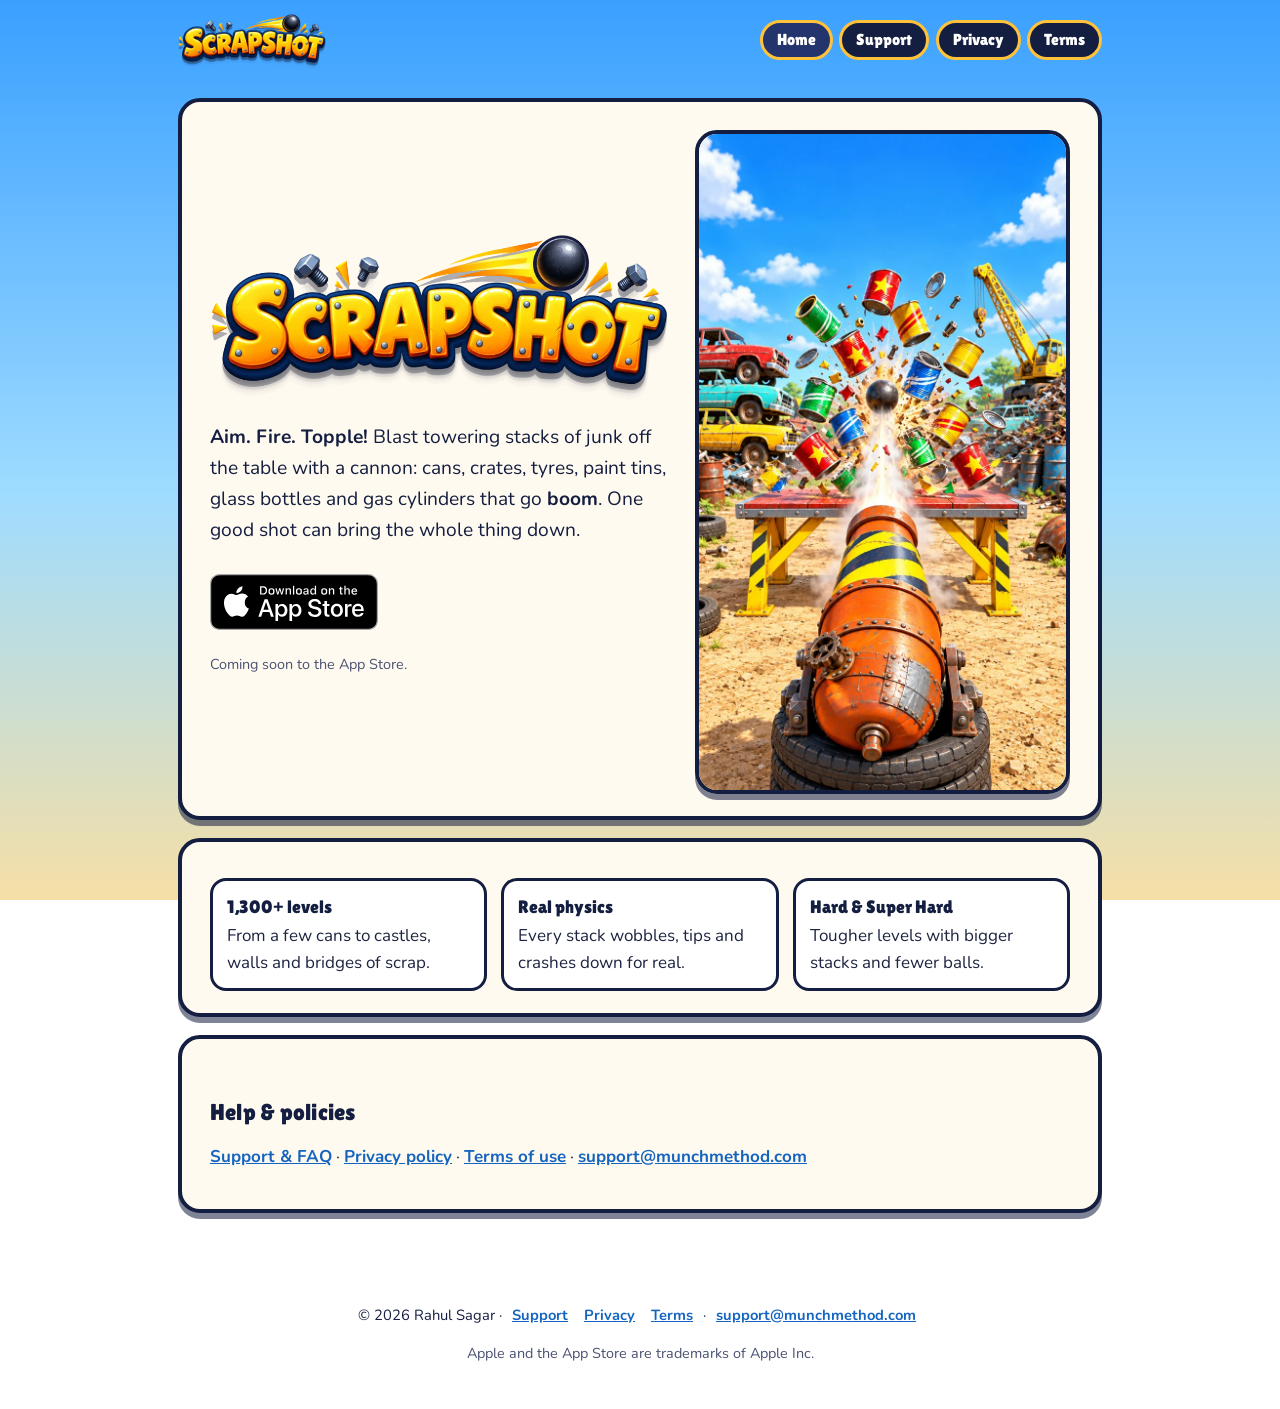
<file: index.html>
<!doctype html>
<html lang="en-GB">
<head>
<meta charset="utf-8">
<meta name="viewport" content="width=device-width, initial-scale=1">
<title>Scrapshot: aim, fire, topple!</title>
<meta name="description" content="Blast towering stacks of junk off the table in Scrapshot, a physics cannon game for iPhone and iPad.">
<meta property="og:title" content="Scrapshot: aim, fire, topple!">
<meta property="og:description" content="Blast towering stacks of junk off the table in Scrapshot, a physics cannon game for iPhone and iPad.">
<meta property="og:image" content="https://scrapshot.munchmethod.com/assets/og.jpg">
<meta property="og:url" content="https://scrapshot.munchmethod.com/">
<link rel="canonical" href="https://scrapshot.munchmethod.com/">
<meta property="og:type" content="website">
<link rel="icon" type="image/png" href="assets/favicon.png">
<link rel="apple-touch-icon" href="assets/apple-touch-icon.png">
<link rel="preload" href="assets/fonts/LilitaOne-Regular.ttf" as="font" type="font/ttf" crossorigin>
<link rel="stylesheet" href="assets/style.css">
</head>
<body>
<header class="site-header">
  <a class="brand" href="index.html" aria-label="Scrapshot home"><img src="assets/logo.webp" alt="Scrapshot" width="148" height="52"></a>
  <nav><a href="index.html" aria-current="page">Home</a><a href="support.html">Support</a><a href="privacy.html">Privacy</a><a href="terms.html">Terms</a></nav>
</header>
<main>

<section class="card hero">
  <div>
    <img class="logo" src="assets/logo.webp" alt="Scrapshot" width="520" height="183">
    <p class="pitch"><b>Aim. Fire. Topple!</b> Blast towering stacks of junk off the table with a cannon:
    cans, crates, tyres, paint tins, glass bottles and gas cylinders that go <b>boom</b>.
    One good shot can bring the whole thing down.</p>
    <a class="badge" href="https://apps.apple.com/app/id<SCRAPSHOT_APP_ID>" aria-label="Download Scrapshot on the App Store"><img src="assets/app-store-badge.svg" alt="Download on the App Store" width="168" height="56"></a>
    <p class="note">Coming soon to the App Store.</p>
  </div>
  <img class="art" src="assets/key-art.webp" alt="A cannon blasting a stack of cans off a table in a junkyard" width="752" height="1344" loading="eager">
</section>
<section class="card">
  <div class="features">
    <div><b>1,300+ levels</b>From a few cans to castles, walls and bridges of scrap.</div>
    <div><b>Real physics</b>Every stack wobbles, tips and crashes down for real.</div>
    <div><b>Hard &amp; Super Hard</b>Tougher levels with bigger stacks and fewer balls.</div>
  </div>
</section>
<section class="card">
  <h2>Help &amp; policies</h2>
  <p><a href="support.html">Support &amp; FAQ</a> · <a href="privacy.html">Privacy policy</a> · <a href="terms.html">Terms of use</a> · <a href="mailto:support@munchmethod.com">support@munchmethod.com</a></p>
</section>

</main>
<footer class="site-footer">
  <p>© 2026 Rahul Sagar · <a href="support.html">Support</a> <a href="privacy.html">Privacy</a> <a href="terms.html">Terms</a> · <a href="mailto:support@munchmethod.com">support@munchmethod.com</a></p>
  <p class="note">Apple and the App Store are trademarks of Apple Inc.</p>
</footer>
</body>
</html>
</file>
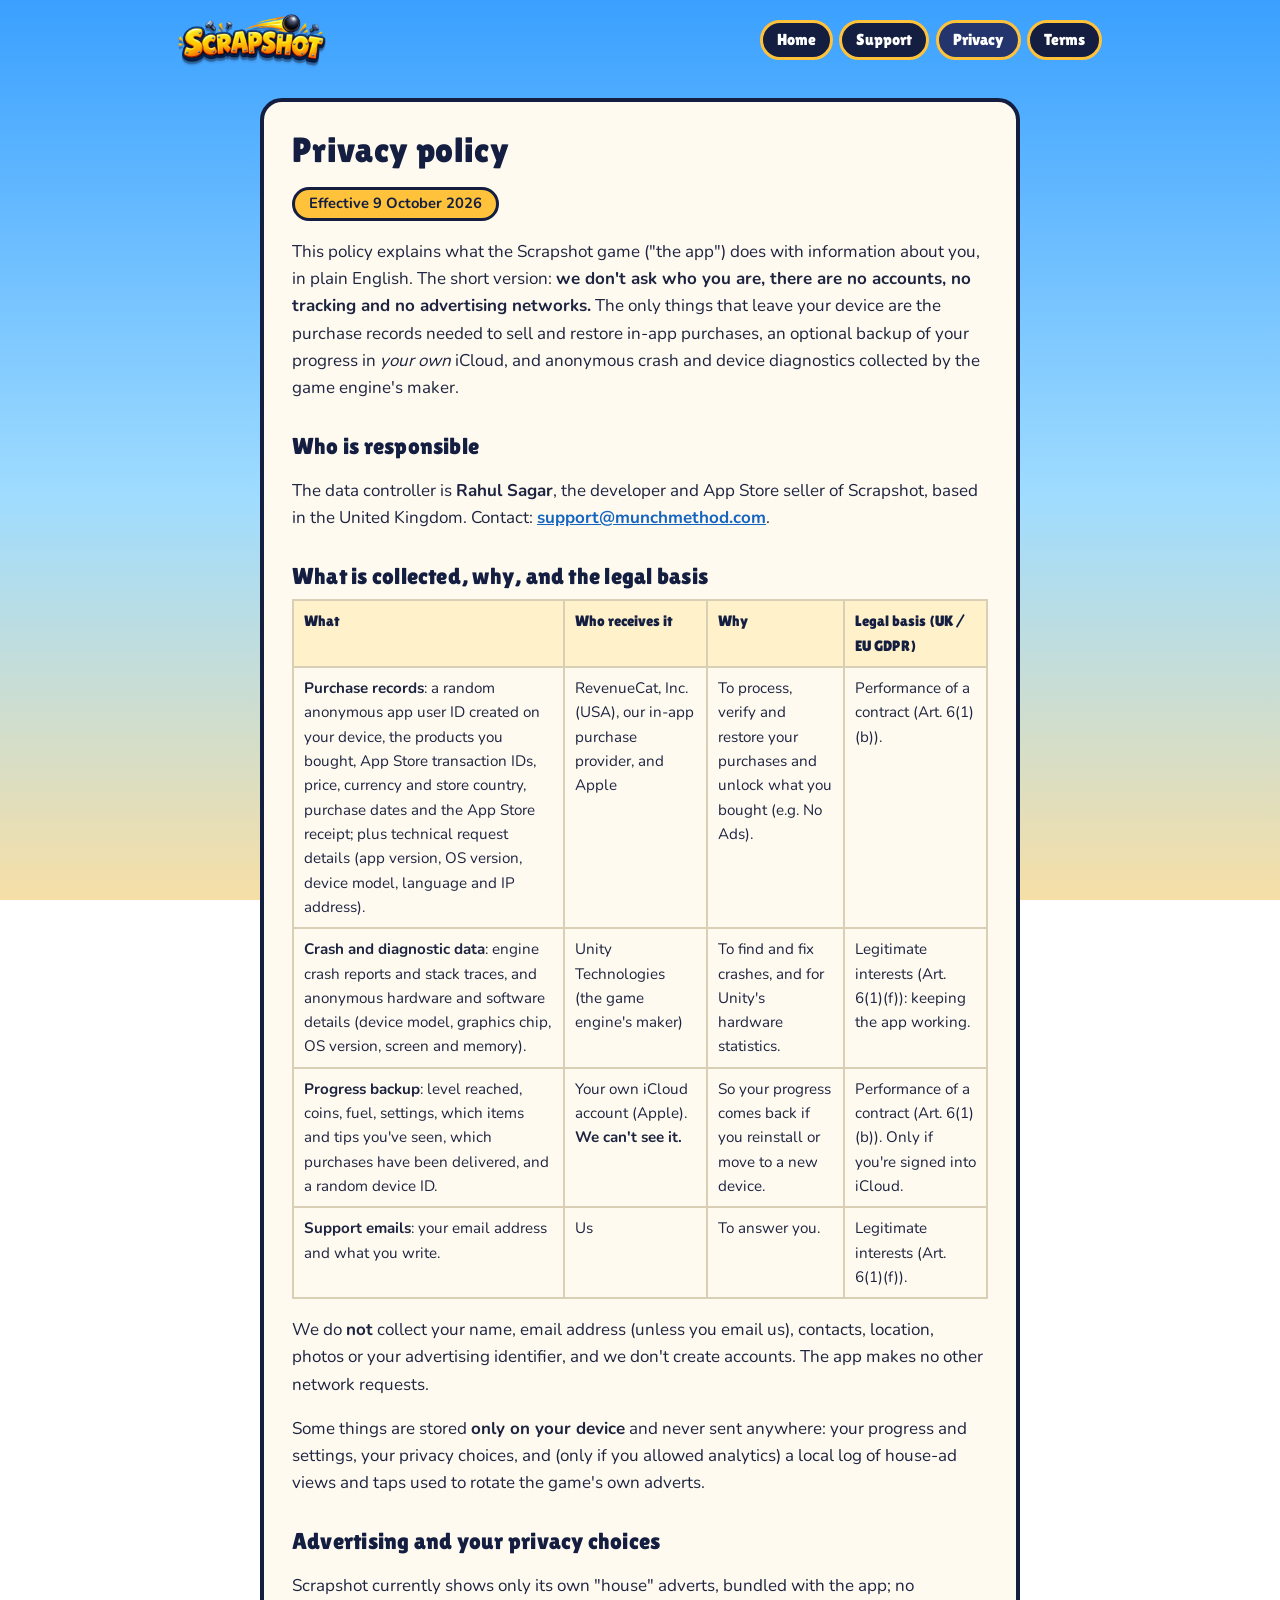
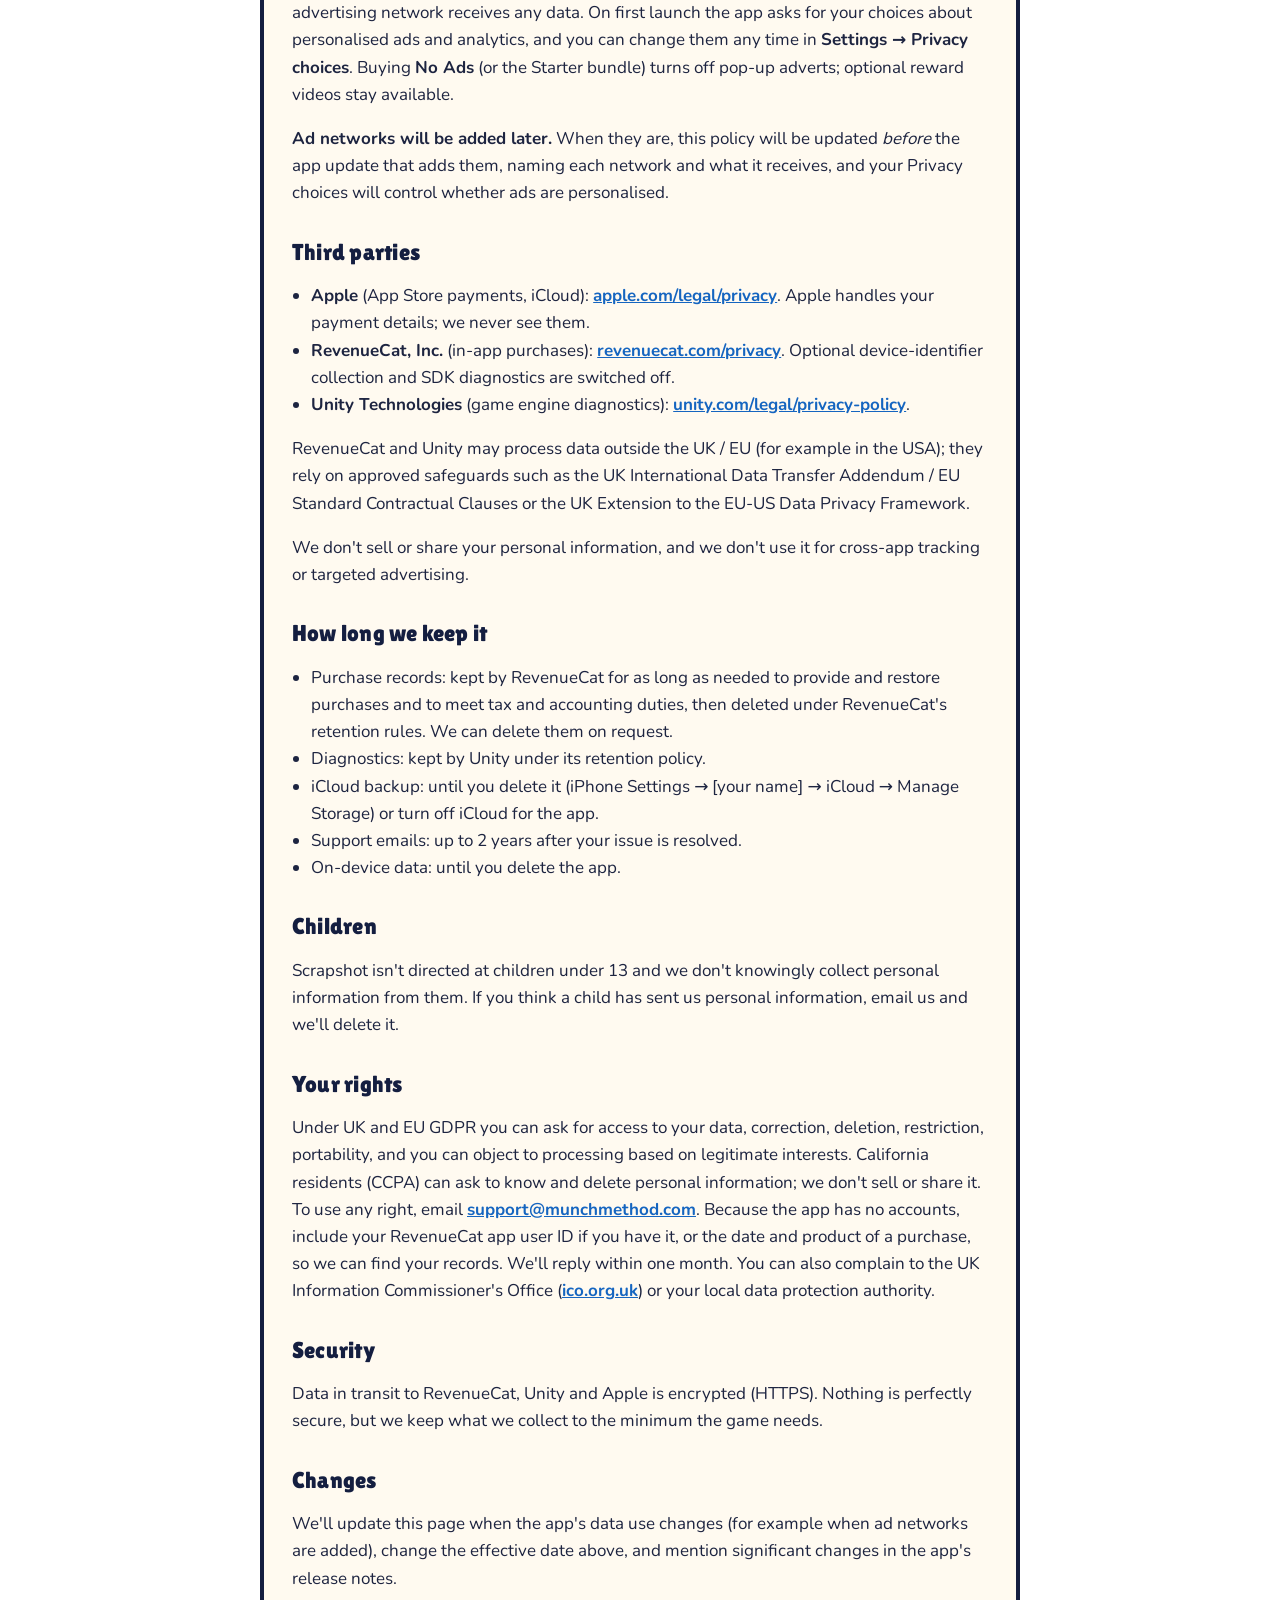
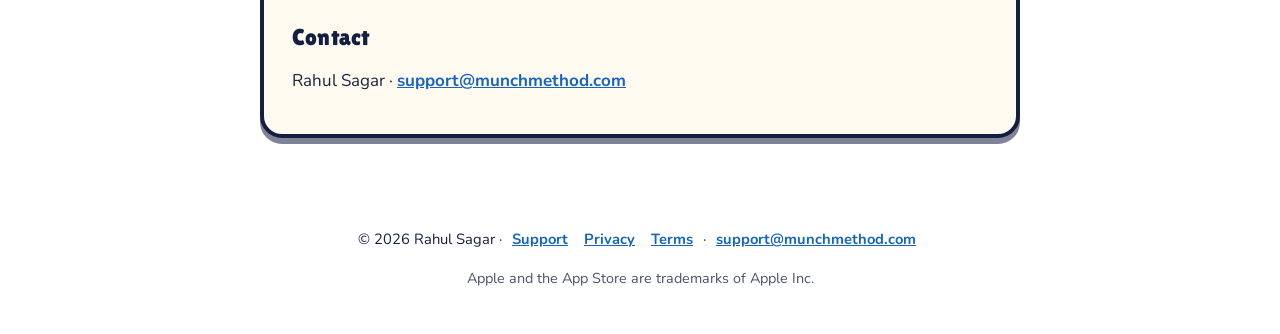
<file: privacy.html>
<!doctype html>
<html lang="en-GB">
<head>
<meta charset="utf-8">
<meta name="viewport" content="width=device-width, initial-scale=1">
<title>Privacy policy · Scrapshot</title>
<meta name="description" content="What the Scrapshot game does with your information.">
<meta property="og:title" content="Privacy policy · Scrapshot">
<meta property="og:description" content="What the Scrapshot game does with your information.">
<meta property="og:image" content="https://scrapshot.munchmethod.com/assets/og.jpg">
<meta property="og:url" content="https://scrapshot.munchmethod.com/privacy.html">
<link rel="canonical" href="https://scrapshot.munchmethod.com/privacy.html">
<meta property="og:type" content="website">
<link rel="icon" type="image/png" href="assets/favicon.png">
<link rel="apple-touch-icon" href="assets/apple-touch-icon.png">
<link rel="preload" href="assets/fonts/LilitaOne-Regular.ttf" as="font" type="font/ttf" crossorigin>
<link rel="stylesheet" href="assets/style.css">
</head>
<body>
<header class="site-header">
  <a class="brand" href="index.html" aria-label="Scrapshot home"><img src="assets/logo.webp" alt="Scrapshot" width="148" height="52"></a>
  <nav><a href="index.html">Home</a><a href="support.html">Support</a><a href="privacy.html" aria-current="page">Privacy</a><a href="terms.html">Terms</a></nav>
</header>
<main>

<article class="card narrow doc">
<h1>Privacy policy</h1>
<p><span class="effective">Effective 9 October 2026</span></p>
<p>This policy explains what the Scrapshot game ("the app") does with information about you, in plain English.
The short version: <b>we don't ask who you are, there are no accounts, no tracking and no advertising networks.</b>
The only things that leave your device are the purchase records needed to sell and restore in-app purchases,
an optional backup of your progress in <i>your own</i> iCloud, and anonymous crash and device diagnostics
collected by the game engine's maker.</p>

<h2>Who is responsible</h2>
<p>The data controller is <b>Rahul Sagar</b>, the developer and App Store seller of Scrapshot, based in the United Kingdom.
Contact: <a href="mailto:support@munchmethod.com">support@munchmethod.com</a>.</p>

<h2>What is collected, why, and the legal basis</h2>
<table class="data">
<thead><tr><th>What</th><th>Who receives it</th><th>Why</th><th>Legal basis (UK / EU GDPR)</th></tr></thead>
<tbody>
<tr><td><b>Purchase records</b>: a random anonymous app user ID created on your device, the products you bought,
App Store transaction IDs, price, currency and store country, purchase dates and the App Store receipt; plus
technical request details (app version, OS version, device model, language and IP address).</td>
<td>RevenueCat, Inc. (USA), our in-app purchase provider, and Apple</td>
<td>To process, verify and restore your purchases and unlock what you bought (e.g. No Ads).</td>
<td>Performance of a contract (Art. 6(1)(b)).</td></tr>
<tr><td><b>Crash and diagnostic data</b>: engine crash reports and stack traces, and anonymous hardware and
software details (device model, graphics chip, OS version, screen and memory).</td>
<td>Unity Technologies (the game engine's maker)</td>
<td>To find and fix crashes, and for Unity's hardware statistics.</td>
<td>Legitimate interests (Art. 6(1)(f)): keeping the app working.</td></tr>
<tr><td><b>Progress backup</b>: level reached, coins, fuel, settings, which items and tips you've seen, which
purchases have been delivered, and a random device ID.</td>
<td>Your own iCloud account (Apple). <b>We can't see it.</b></td>
<td>So your progress comes back if you reinstall or move to a new device.</td>
<td>Performance of a contract (Art. 6(1)(b)). Only if you're signed into iCloud.</td></tr>
<tr><td><b>Support emails</b>: your email address and what you write.</td>
<td>Us</td>
<td>To answer you.</td>
<td>Legitimate interests (Art. 6(1)(f)).</td></tr>
</tbody>
</table>
<p>We do <b>not</b> collect your name, email address (unless you email us), contacts, location, photos or your
advertising identifier, and we don't create accounts. The app makes no other network requests.</p>
<p>Some things are stored <b>only on your device</b> and never sent anywhere: your progress and settings,
your privacy choices, and (only if you allowed analytics) a local log of house-ad views and taps used to
rotate the game's own adverts.</p>

<h2>Advertising and your privacy choices</h2>
<p>Scrapshot currently shows only its own "house" adverts, bundled with the app; no advertising network
receives any data. On first launch the app asks for your choices about personalised ads and analytics, and you
can change them any time in <b>Settings → Privacy choices</b>. Buying <b>No Ads</b> (or the Starter bundle) turns
off pop-up adverts; optional reward videos stay available.</p>
<p><b>Ad networks will be added later.</b> When they are, this policy will be updated <i>before</i> the app
update that adds them, naming each network and what it receives, and your Privacy choices will control
whether ads are personalised.</p>

<h2>Third parties</h2>
<ul>
<li><b>Apple</b> (App Store payments, iCloud): <a href="https://www.apple.com/legal/privacy/">apple.com/legal/privacy</a>. Apple handles your payment details; we never see them.</li>
<li><b>RevenueCat, Inc.</b> (in-app purchases): <a href="https://www.revenuecat.com/privacy">revenuecat.com/privacy</a>. Optional device-identifier collection and SDK diagnostics are switched off.</li>
<li><b>Unity Technologies</b> (game engine diagnostics): <a href="https://unity.com/legal/privacy-policy">unity.com/legal/privacy-policy</a>.</li>
</ul>
<p>RevenueCat and Unity may process data outside the UK / EU (for example in the USA); they rely on approved
safeguards such as the UK International Data Transfer Addendum / EU Standard Contractual Clauses or the UK
Extension to the EU-US Data Privacy Framework.</p>
<p>We don't sell or share your personal information, and we don't use it for cross-app tracking or targeted advertising.</p>

<h2>How long we keep it</h2>
<ul>
<li>Purchase records: kept by RevenueCat for as long as needed to provide and restore purchases and to meet
tax and accounting duties, then deleted under RevenueCat's retention rules. We can delete them on request.</li>
<li>Diagnostics: kept by Unity under its retention policy.</li>
<li>iCloud backup: until you delete it (iPhone Settings → [your name] → iCloud → Manage Storage) or turn off iCloud for the app.</li>
<li>Support emails: up to 2 years after your issue is resolved.</li>
<li>On-device data: until you delete the app.</li>
</ul>

<h2>Children</h2>
<p>Scrapshot isn't directed at children under 13 and we don't knowingly collect personal information from them.
If you think a child has sent us personal information, email us and we'll delete it.</p>

<h2>Your rights</h2>
<p>Under UK and EU GDPR you can ask for access to your data, correction, deletion, restriction, portability,
and you can object to processing based on legitimate interests. California residents (CCPA) can ask to know
and delete personal information; we don't sell or share it. To use any right, email
<a href="mailto:support@munchmethod.com">support@munchmethod.com</a>. Because the app has no accounts, include your RevenueCat app user ID if
you have it, or the date and product of a purchase, so we can find your records. We'll reply within one month.
You can also complain to the UK Information Commissioner's Office (<a href="https://ico.org.uk">ico.org.uk</a>)
or your local data protection authority.</p>

<h2>Security</h2>
<p>Data in transit to RevenueCat, Unity and Apple is encrypted (HTTPS). Nothing is perfectly secure, but we
keep what we collect to the minimum the game needs.</p>

<h2>Changes</h2>
<p>We'll update this page when the app's data use changes (for example when ad networks are added), change the
effective date above, and mention significant changes in the app's release notes.</p>

<h2>Contact</h2>
<p>Rahul Sagar · <a href="mailto:support@munchmethod.com">support@munchmethod.com</a></p>
</article>

</main>
<footer class="site-footer">
  <p>© 2026 Rahul Sagar · <a href="support.html">Support</a> <a href="privacy.html">Privacy</a> <a href="terms.html">Terms</a> · <a href="mailto:support@munchmethod.com">support@munchmethod.com</a></p>
  <p class="note">Apple and the App Store are trademarks of Apple Inc.</p>
</footer>
</body>
</html>
</file>
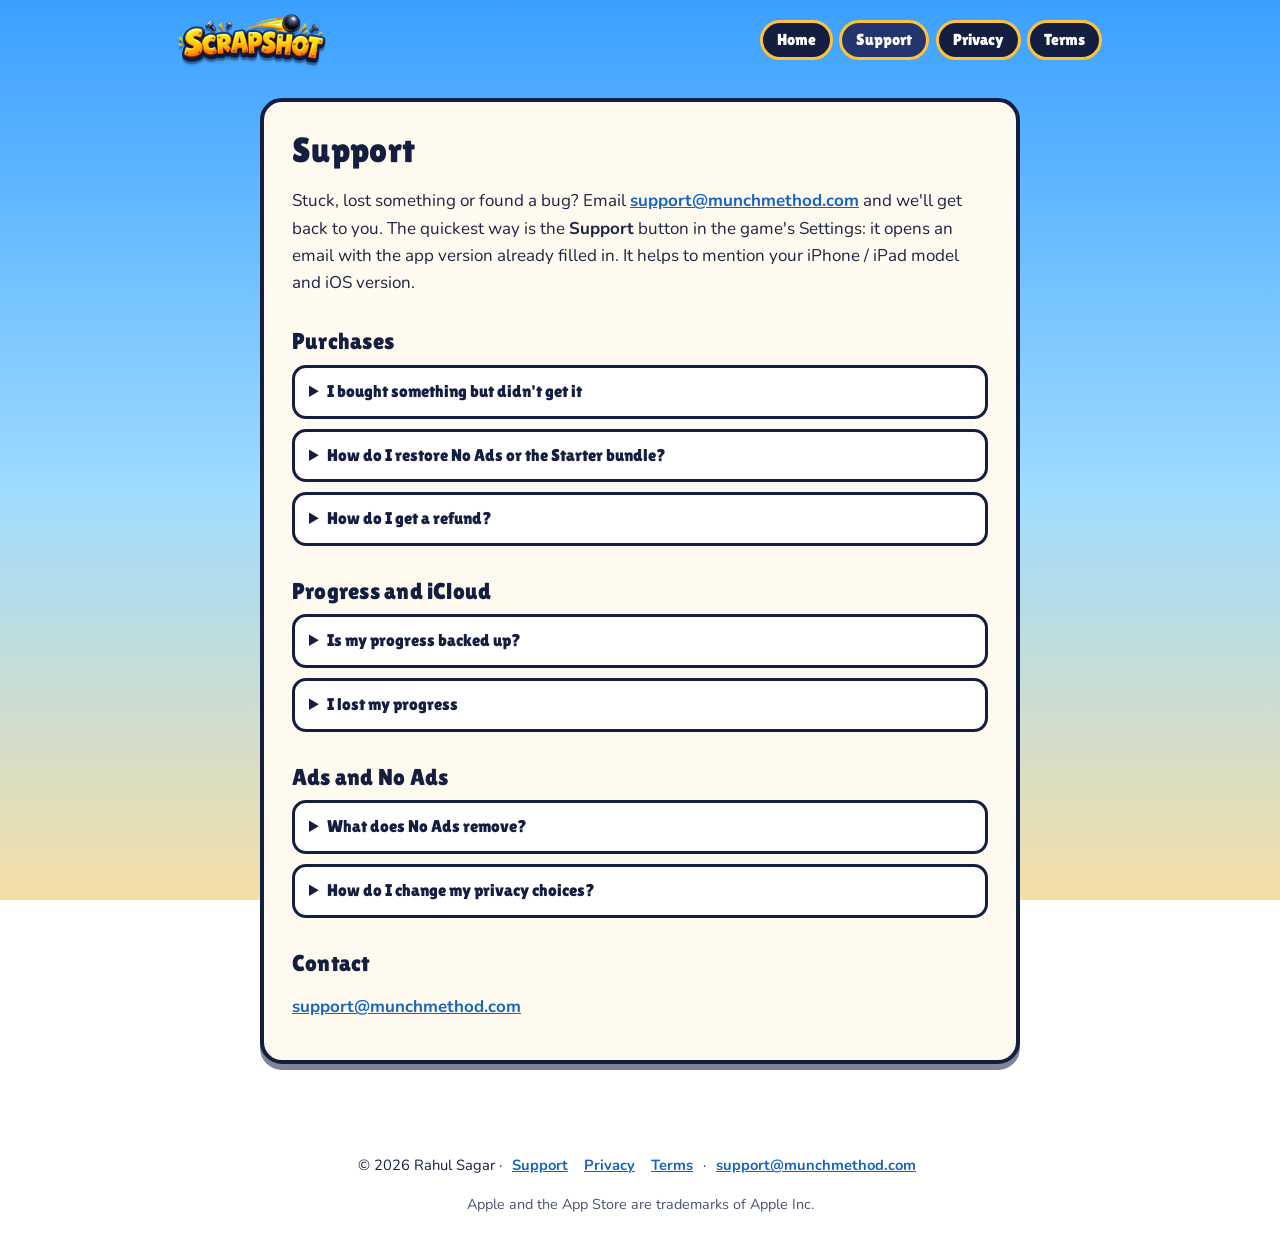
<file: support.html>
<!doctype html>
<html lang="en-GB">
<head>
<meta charset="utf-8">
<meta name="viewport" content="width=device-width, initial-scale=1">
<title>Support · Scrapshot</title>
<meta name="description" content="Help with purchases, progress, iCloud and ads in Scrapshot.">
<meta property="og:title" content="Support · Scrapshot">
<meta property="og:description" content="Help with purchases, progress, iCloud and ads in Scrapshot.">
<meta property="og:image" content="https://scrapshot.munchmethod.com/assets/og.jpg">
<meta property="og:url" content="https://scrapshot.munchmethod.com/support.html">
<link rel="canonical" href="https://scrapshot.munchmethod.com/support.html">
<meta property="og:type" content="website">
<link rel="icon" type="image/png" href="assets/favicon.png">
<link rel="apple-touch-icon" href="assets/apple-touch-icon.png">
<link rel="preload" href="assets/fonts/LilitaOne-Regular.ttf" as="font" type="font/ttf" crossorigin>
<link rel="stylesheet" href="assets/style.css">
</head>
<body>
<header class="site-header">
  <a class="brand" href="index.html" aria-label="Scrapshot home"><img src="assets/logo.webp" alt="Scrapshot" width="148" height="52"></a>
  <nav><a href="index.html">Home</a><a href="support.html" aria-current="page">Support</a><a href="privacy.html">Privacy</a><a href="terms.html">Terms</a></nav>
</header>
<main>

<article class="card narrow doc">
<h1>Support</h1>
<p>Stuck, lost something or found a bug? Email <a href="mailto:support@munchmethod.com">support@munchmethod.com</a> and we'll get back to you.
The quickest way is the <b>Support</b> button in the game's Settings: it opens an email with the app version
already filled in. It helps to mention your iPhone / iPad model and iOS version.</p>

<h2>Purchases</h2>
<details><summary>I bought something but didn't get it</summary>
<p>Purchases are delivered as soon as the App Store confirms them. If the app was closed or lost connection,
just open it again: anything paid for but not yet delivered is added automatically. If a purchase says
<i>pending</i> (for example waiting for a parent's approval with Ask to Buy), it's added once it's approved.</p></details>
<details><summary>How do I restore No Ads or the Starter bundle?</summary>
<p>Open <b>Settings → Restore purchases</b> while signed into the same Apple ID you bought with. The game tells
you what was restored. Coin packs and the Rescue Pack are used up when bought, so they can't be restored.</p></details>
<details><summary>How do I get a refund?</summary>
<p>Purchases go through Apple, so refunds are handled by Apple at
<a href="https://reportaproblem.apple.com">reportaproblem.apple.com</a>.</p></details>

<h2>Progress and iCloud</h2>
<details><summary>Is my progress backed up?</summary>
<p>Yes, if you're signed into iCloud on your device: your level, coins, settings and delivered purchases are
backed up to your own iCloud account automatically. Reinstall the app or set up a new device with the same
Apple ID and your progress comes back the next time you open the game.</p></details>
<details><summary>I lost my progress</summary>
<p>Check that you're signed into iCloud with the same Apple ID as before and that iCloud is turned on for apps,
then open the game again. If you play on two devices, the game keeps the furthest level and the higher coin
balance. Without iCloud, progress is stored only on the device and is lost if the app is deleted.</p></details>

<h2>Ads and No Ads</h2>
<details><summary>What does No Ads remove?</summary>
<p>No Ads (and the Starter bundle, which includes it) removes the pop-up adverts between levels. Optional
reward videos, which you choose to watch for coins or fuel, stay available.</p></details>
<details><summary>How do I change my privacy choices?</summary>
<p>In the game, open <b>Settings → Privacy choices</b>. See our <a href="privacy.html">privacy policy</a> for details.</p></details>

<h2>Contact</h2>
<p><a href="mailto:support@munchmethod.com">support@munchmethod.com</a></p>
</article>

</main>
<footer class="site-footer">
  <p>© 2026 Rahul Sagar · <a href="support.html">Support</a> <a href="privacy.html">Privacy</a> <a href="terms.html">Terms</a> · <a href="mailto:support@munchmethod.com">support@munchmethod.com</a></p>
  <p class="note">Apple and the App Store are trademarks of Apple Inc.</p>
</footer>
</body>
</html>
</file>
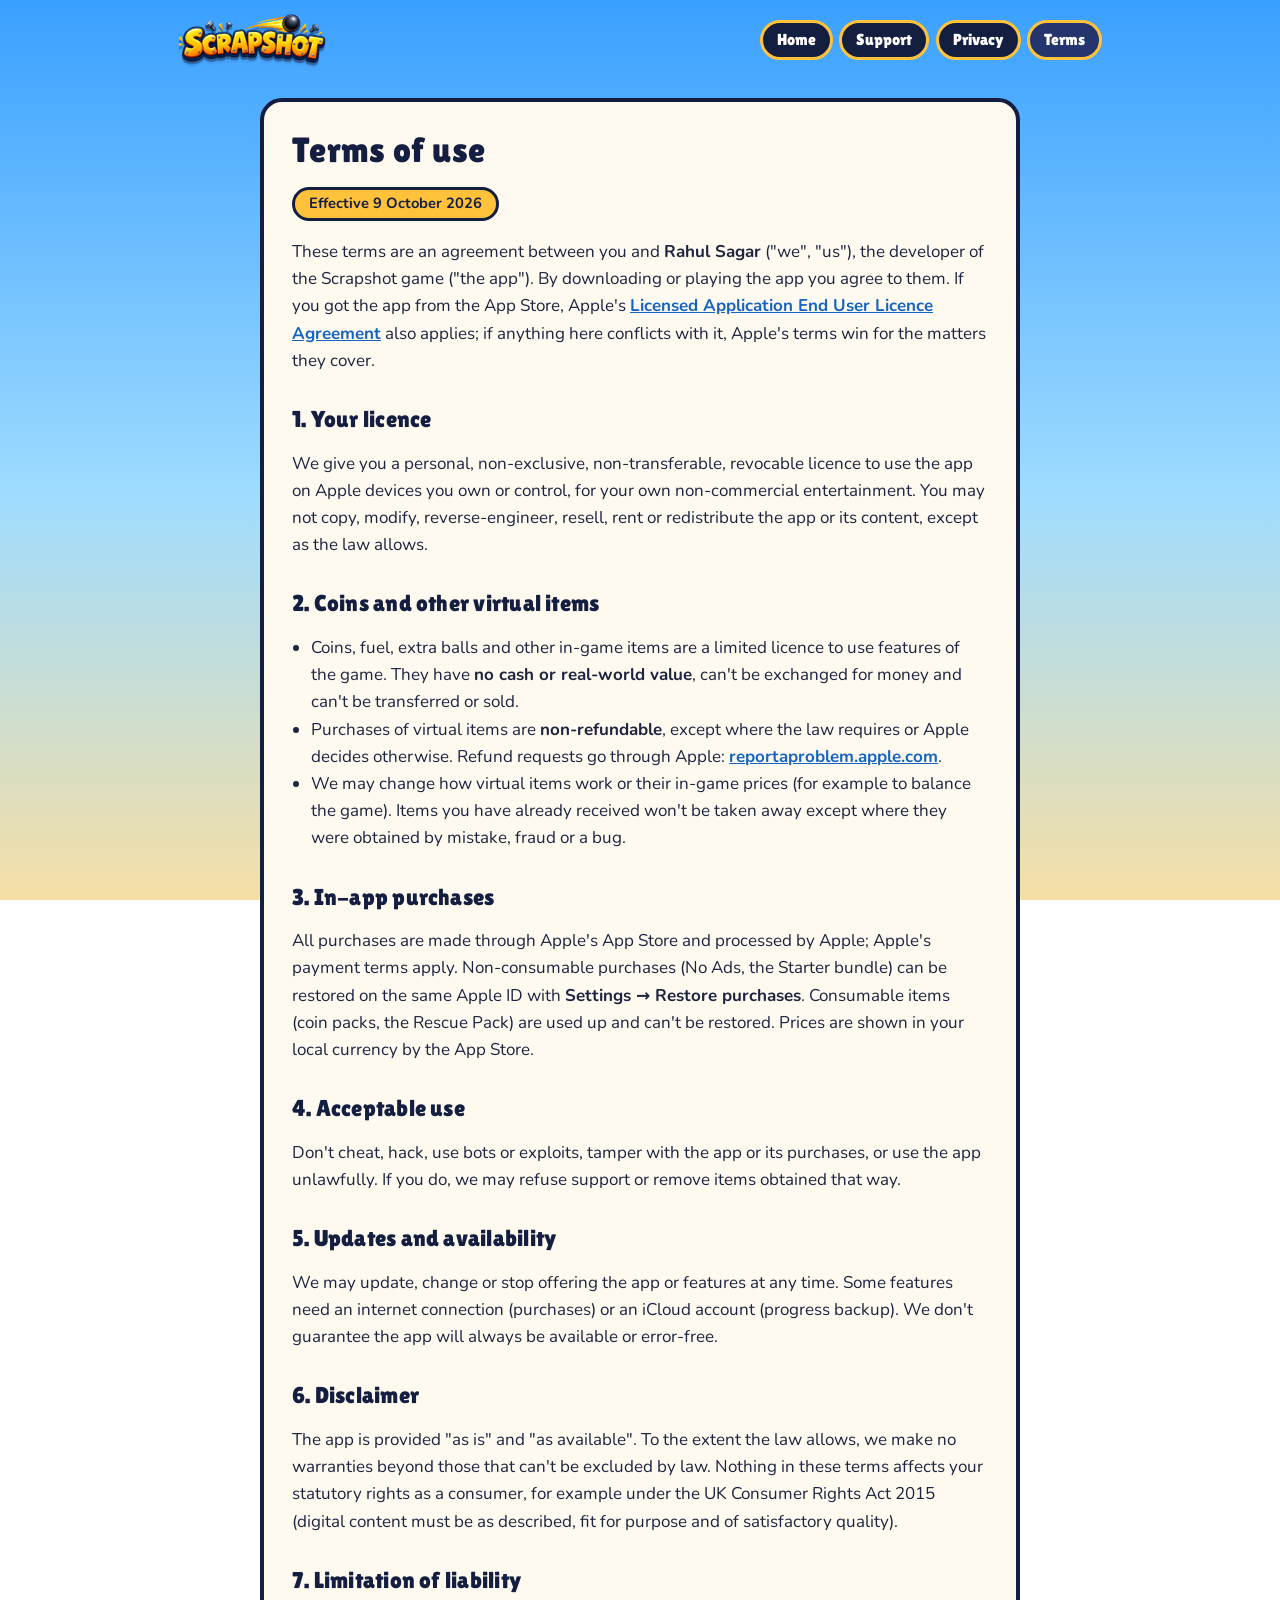
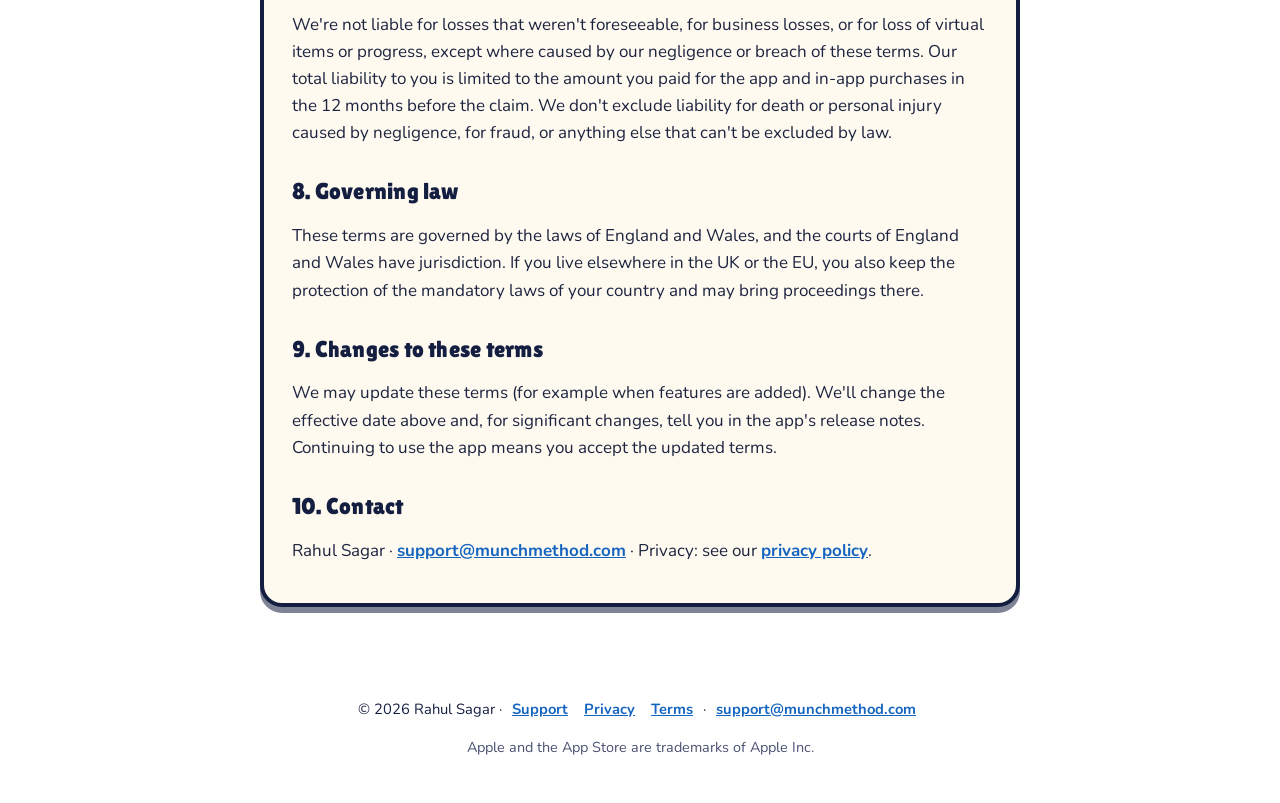
<file: terms.html>
<!doctype html>
<html lang="en-GB">
<head>
<meta charset="utf-8">
<meta name="viewport" content="width=device-width, initial-scale=1">
<title>Terms of use · Scrapshot</title>
<meta name="description" content="The terms for playing Scrapshot.">
<meta property="og:title" content="Terms of use · Scrapshot">
<meta property="og:description" content="The terms for playing Scrapshot.">
<meta property="og:image" content="https://scrapshot.munchmethod.com/assets/og.jpg">
<meta property="og:url" content="https://scrapshot.munchmethod.com/terms.html">
<link rel="canonical" href="https://scrapshot.munchmethod.com/terms.html">
<meta property="og:type" content="website">
<link rel="icon" type="image/png" href="assets/favicon.png">
<link rel="apple-touch-icon" href="assets/apple-touch-icon.png">
<link rel="preload" href="assets/fonts/LilitaOne-Regular.ttf" as="font" type="font/ttf" crossorigin>
<link rel="stylesheet" href="assets/style.css">
</head>
<body>
<header class="site-header">
  <a class="brand" href="index.html" aria-label="Scrapshot home"><img src="assets/logo.webp" alt="Scrapshot" width="148" height="52"></a>
  <nav><a href="index.html">Home</a><a href="support.html">Support</a><a href="privacy.html">Privacy</a><a href="terms.html" aria-current="page">Terms</a></nav>
</header>
<main>

<article class="card narrow doc">
<h1>Terms of use</h1>
<p><span class="effective">Effective 9 October 2026</span></p>
<p>These terms are an agreement between you and <b>Rahul Sagar</b> ("we", "us"), the developer of the Scrapshot
game ("the app"). By downloading or playing the app you agree to them. If you got the app from the App Store,
Apple's <a href="https://www.apple.com/legal/internet-services/itunes/dev/stdeula/">Licensed Application End User Licence Agreement</a>
also applies; if anything here conflicts with it, Apple's terms win for the matters they cover.</p>

<h2>1. Your licence</h2>
<p>We give you a personal, non-exclusive, non-transferable, revocable licence to use the app on Apple devices
you own or control, for your own non-commercial entertainment. You may not copy, modify, reverse-engineer,
resell, rent or redistribute the app or its content, except as the law allows.</p>

<h2>2. Coins and other virtual items</h2>
<ul>
<li>Coins, fuel, extra balls and other in-game items are a limited licence to use features of the game.
They have <b>no cash or real-world value</b>, can't be exchanged for money and can't be transferred or sold.</li>
<li>Purchases of virtual items are <b>non-refundable</b>, except where the law requires or Apple decides
otherwise. Refund requests go through Apple: <a href="https://reportaproblem.apple.com">reportaproblem.apple.com</a>.</li>
<li>We may change how virtual items work or their in-game prices (for example to balance the game). Items you
have already received won't be taken away except where they were obtained by mistake, fraud or a bug.</li>
</ul>

<h2>3. In-app purchases</h2>
<p>All purchases are made through Apple's App Store and processed by Apple; Apple's payment terms apply.
Non-consumable purchases (No Ads, the Starter bundle) can be restored on the same Apple ID with
<b>Settings → Restore purchases</b>. Consumable items (coin packs, the Rescue Pack) are used up and can't be
restored. Prices are shown in your local currency by the App Store.</p>

<h2>4. Acceptable use</h2>
<p>Don't cheat, hack, use bots or exploits, tamper with the app or its purchases, or use the app unlawfully. If
you do, we may refuse support or remove items obtained that way.</p>

<h2>5. Updates and availability</h2>
<p>We may update, change or stop offering the app or features at any time. Some features need an internet
connection (purchases) or an iCloud account (progress backup). We don't guarantee the app will always be
available or error-free.</p>

<h2>6. Disclaimer</h2>
<p>The app is provided "as is" and "as available". To the extent the law allows, we make no warranties beyond
those that can't be excluded by law. Nothing in these terms affects your statutory rights as a consumer, for
example under the UK Consumer Rights Act 2015 (digital content must be as described, fit for purpose and of
satisfactory quality).</p>

<h2>7. Limitation of liability</h2>
<p>We're not liable for losses that weren't foreseeable, for business losses, or for loss of virtual items or
progress, except where caused by our negligence or breach of these terms. Our total liability to you is limited
to the amount you paid for the app and in-app purchases in the 12 months before the claim. We don't exclude
liability for death or personal injury caused by negligence, for fraud, or anything else that can't be excluded
by law.</p>

<h2>8. Governing law</h2>
<p>These terms are governed by the laws of England and Wales, and the courts of England and Wales have
jurisdiction. If you live elsewhere in the UK or the EU, you also keep the protection of the mandatory laws of
your country and may bring proceedings there.</p>

<h2>9. Changes to these terms</h2>
<p>We may update these terms (for example when features are added). We'll change the effective date above and,
for significant changes, tell you in the app's release notes. Continuing to use the app means you accept the
updated terms.</p>

<h2>10. Contact</h2>
<p>Rahul Sagar · <a href="mailto:support@munchmethod.com">support@munchmethod.com</a> · Privacy: see our <a href="privacy.html">privacy policy</a>.</p>
</article>

</main>
<footer class="site-footer">
  <p>© 2026 Rahul Sagar · <a href="support.html">Support</a> <a href="privacy.html">Privacy</a> <a href="terms.html">Terms</a> · <a href="mailto:support@munchmethod.com">support@munchmethod.com</a></p>
  <p class="note">Apple and the App Store are trademarks of Apple Inc.</p>
</footer>
</body>
</html>
</file>
<file: assets/style.css>
@font-face { font-family: "Lilita One"; src: url("fonts/LilitaOne-Regular.ttf") format("truetype"); font-display: swap; }
@font-face { font-family: "Nunito"; src: url("fonts/Nunito-Regular.ttf") format("truetype"); font-weight: 400; font-display: swap; }
@font-face { font-family: "Nunito"; src: url("fonts/Nunito-Bold.ttf") format("truetype"); font-weight: 700; font-display: swap; }

:root {
  --navy: #141e40;
  --sky-top: #3aa0ff;
  --sky-bottom: #9fdcff;
  --sand: #f6dfa6;
  --card: #fffaf0;
  --gold: #ffc23a;
  --green: #4ccb3a;
  --text: #1d2440;
  --muted: #4a5272;
}

* { box-sizing: border-box; }
html { -webkit-text-size-adjust: 100%; }
body {
  margin: 0;
  font-family: "Nunito", system-ui, -apple-system, "Segoe UI", sans-serif;
  font-size: 17px;
  line-height: 1.6;
  color: var(--text);
  background: linear-gradient(180deg, var(--sky-top) 0%, var(--sky-bottom) 55%, var(--sand) 100%) fixed;
  min-height: 100vh;
}
a { color: #1565c0; font-weight: 700; }
a:hover { color: #0d3c78; }
h1, h2, h3 { font-family: "Lilita One", "Nunito", sans-serif; font-weight: 400; color: var(--navy); line-height: 1.15; letter-spacing: 0.01em; }
h1 { font-size: 2.2rem; margin: 0 0 0.6rem; }
h2 { font-size: 1.45rem; margin: 2rem 0 0.5rem; }
h3 { font-size: 1.15rem; margin: 1.4rem 0 0.3rem; }

.site-header { display: flex; align-items: center; justify-content: space-between; gap: 1rem; flex-wrap: wrap;
  max-width: 960px; margin: 0 auto; padding: 14px 18px; }
.site-header .brand img { height: 52px; width: auto; display: block; filter: drop-shadow(0 3px 0 rgba(20,30,64,0.35)); }
.site-header nav { display: flex; gap: 0.4rem; flex-wrap: wrap; }
.site-header nav a { font-family: "Lilita One", sans-serif; font-weight: 400; text-decoration: none; color: #fff;
  background: var(--navy); border: 3px solid var(--gold); border-radius: 999px; padding: 4px 14px; font-size: 0.98rem; }
.site-header nav a:hover, .site-header nav a[aria-current="page"] { background: #24356e; }

main { max-width: 960px; margin: 0 auto; padding: 0 18px 40px; }
.card { background: var(--card); border: 4px solid var(--navy); border-radius: 22px; box-shadow: 0 6px 0 rgba(20,30,64,0.55);
  padding: 28px 28px 22px; margin: 18px 0; }
.card.narrow { max-width: 760px; margin-left: auto; margin-right: auto; }

.hero { display: grid; grid-template-columns: 1.1fr 0.9fr; gap: 26px; align-items: center; }
.hero .logo { width: 100%; max-width: 520px; height: auto; filter: drop-shadow(0 6px 0 rgba(20,30,64,0.35)); }
.hero .pitch { font-size: 1.2rem; color: var(--navy); }
.hero .art { width: 100%; height: auto; border-radius: 22px; border: 4px solid var(--navy); box-shadow: 0 6px 0 rgba(20,30,64,0.55); }
.badge img { height: 56px; width: auto; margin-top: 10px; }
.note { color: var(--muted); font-size: 0.9rem; }
.features { display: grid; grid-template-columns: repeat(3, 1fr); gap: 14px; margin-top: 8px; }
.features div { background: #fff; border: 3px solid var(--navy); border-radius: 16px; padding: 12px 14px; }
.features b { font-family: "Lilita One", sans-serif; font-weight: 400; color: var(--navy); font-size: 1.1rem; display: block; }

.doc p, .doc li { color: var(--text); }
.doc ul { padding-left: 1.2rem; }
.doc table { border-collapse: collapse; width: 100%; font-size: 0.95rem; margin: 0.6rem 0 1rem; }
.doc th, .doc td { border: 2px solid #d9cfb4; padding: 8px 10px; text-align: left; vertical-align: top; }
.doc th { background: #fff1c9; font-family: "Lilita One", sans-serif; font-weight: 400; color: var(--navy); }
.effective { display: inline-block; background: var(--gold); color: var(--navy); border: 3px solid var(--navy);
  border-radius: 999px; padding: 2px 14px; font-weight: 700; font-size: 0.92rem; }
details { background: #fff; border: 3px solid var(--navy); border-radius: 14px; padding: 10px 14px; margin: 10px 0; }
summary { cursor: pointer; font-family: "Lilita One", sans-serif; color: var(--navy); font-size: 1.08rem; }

.site-footer { text-align: center; padding: 18px 18px 30px; color: var(--navy); font-size: 0.92rem; }
.site-footer a { margin: 0 6px; }

@media (max-width: 720px) {
  body { font-size: 16px; }
  h1 { font-size: 1.8rem; }
  .hero { grid-template-columns: 1fr; }
  .features { grid-template-columns: 1fr; }
  .card { padding: 20px 18px 16px; border-radius: 18px; }
  .site-header { justify-content: center; }
  .doc table, .doc thead, .doc tbody, .doc tr, .doc th, .doc td { display: block; }
  .doc thead { display: none; }
  .doc td { border-width: 0 0 2px; }
  .doc tr { border: 2px solid #d9cfb4; border-radius: 10px; margin-bottom: 10px; overflow: hidden; }
}
@media (max-width: 720px) {
  table.data td::before { display: block; font-family: "Lilita One", sans-serif; color: var(--navy); font-size: 0.95rem; }
  table.data td:nth-child(1)::before { content: "What"; }
  table.data td:nth-child(2)::before { content: "Who receives it"; }
  table.data td:nth-child(3)::before { content: "Why"; }
  table.data td:nth-child(4)::before { content: "Legal basis"; }
}
</file>
